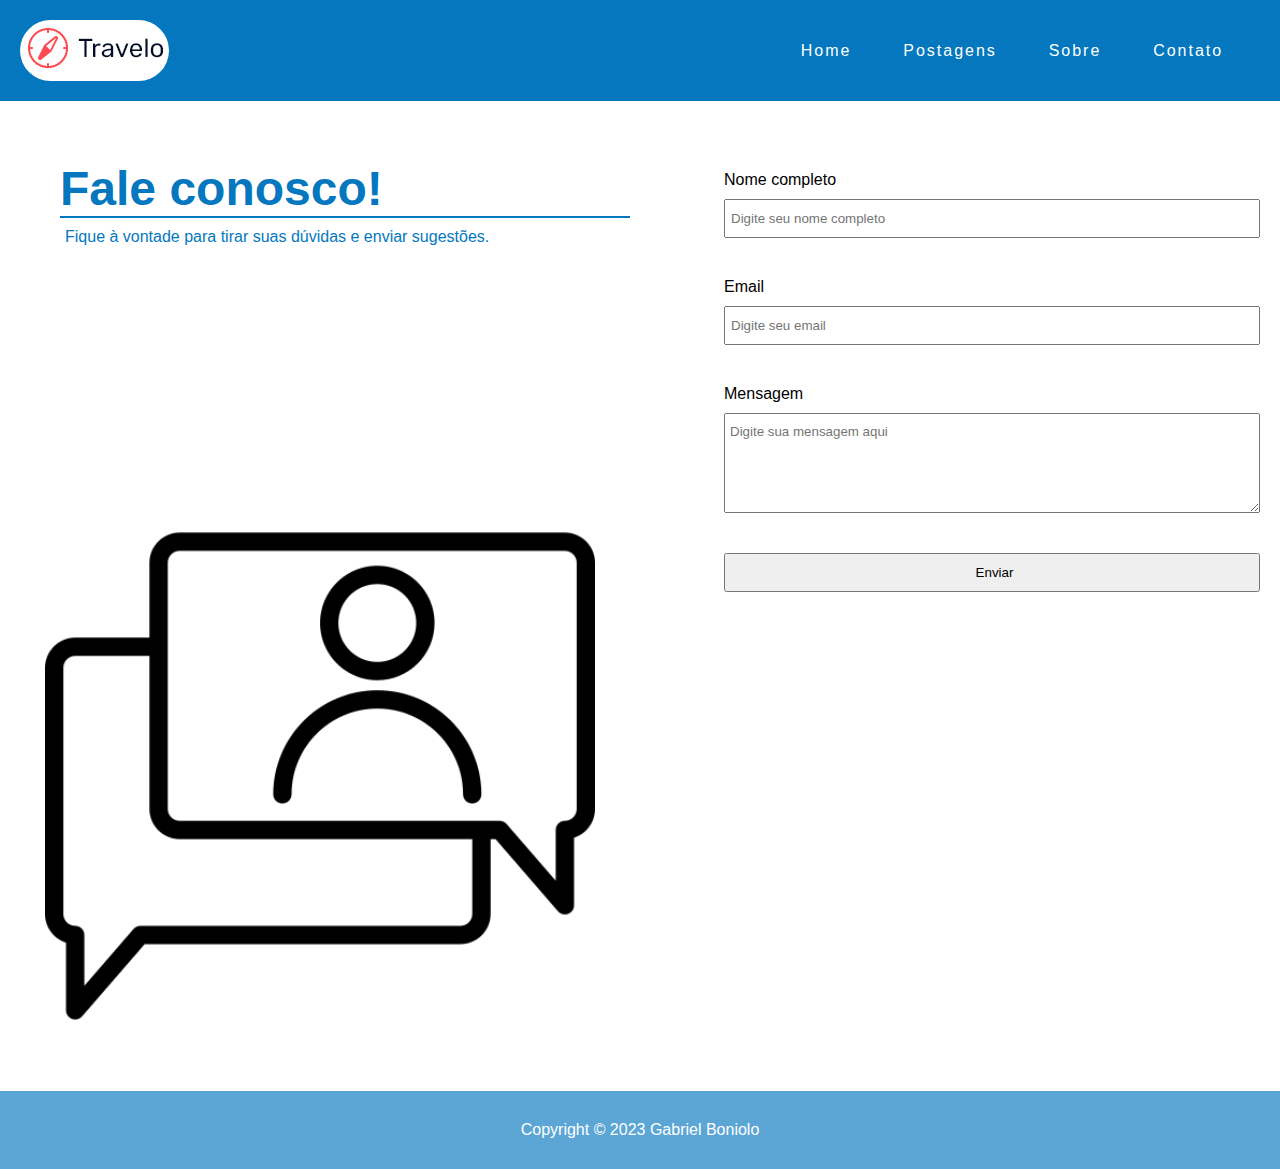
<file: contato.html>
<!DOCTYPE html>
<html lang="pt-br">
<head>
    <meta charset="UTF-8">
    <title>Travello - Agência de viagenst</title>
    <!-- CSS -->
    <link rel="stylesheet" href="style.css">
</head>
<body>
    <!-- Cabeçalho da página-->
    <header class="home-header">
        <div class="circle">
            <img src="imagens/logo.png" alt="Logo da Travello">
        </div>
        
        <nav class="home-nav">
            <ul>
                <li><a href="index.html" class="home-nav-link">Home</a></li>
                <li><a href="postagens.html" class="home-nav-link">Postagens</a></li>
                <li><a href="#sobre" class="home-nav-link">Sobre</a></li>
                <li><a href="contato.html" class="home-nav-link">Contato</a></li>
            </ul>
        </nav>
    </header>
    <!-- Formulário -->
    <section class="formulario-container">
        <div class="formulario-decoration">
            <div class="form-dec-title">
                <h1>Fale conosco!</h1>
                <p>Fique à vontade para tirar suas dúvidas e enviar sugestões.</p>
            </div>
            <img src="imagens/icons/chat-de-video.png" alt="Balão de chat">
        </div>
        <form action="#" class="formulario">
            <div class="form-box">
                <label for="nomecompleto">Nome completo</label>
                <input type="text" name="nomecompleto" placeholder="Digite seu nome completo">
            </div>
            <div class="form-box">
                <label for="email">Email</label>
                <input type="email" name="email" placeholder="Digite seu email">
            </div>
            <div class="form-box">
                <label for="mensagem">Mensagem</label>
                <textarea name="mensagem" placeholder="Digite sua mensagem aqui"></textarea>
            </div>
            <div class="form-box"><input type="submit" value="Enviar" class="submit-button"></div>
        </form>
    </section>
    <!-- Rodapé da página -->
    <footer class="home-footer contato-footer">
        <p>Copyright &copy; 2023 Gabriel Boniolo</p>
    </footer>
</body>
</html>
</file>
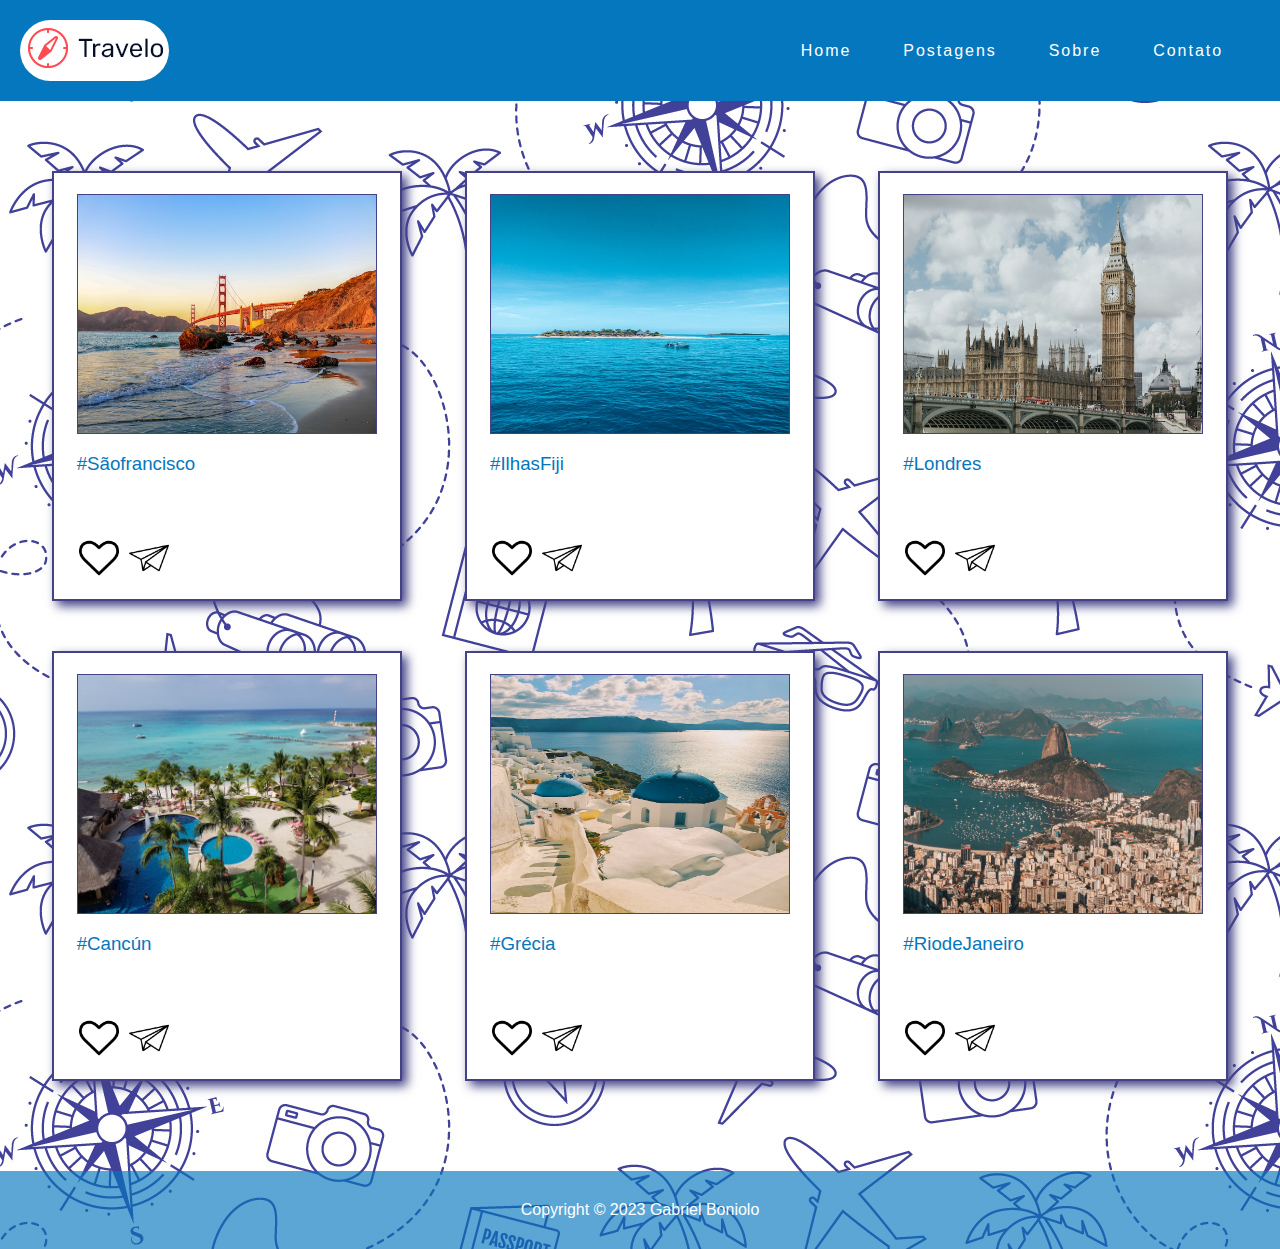
<file: postagens.html>
<!DOCTYPE html>
<html lang="pt-br">
<head>
    <meta charset="UTF-8">
    <title>Travello - Agência de viagens</title>
    <!-- Link CSS -->
    <link rel="stylesheet" href="style.css">
</head>
<body class="postagens-body">
    <!-- Cabeçalho da página -->
    <header class="home-header">
        <div class="circle">
            <img src="imagens/logo.png" alt="Logo da Travello">
        </div>
        <nav class="home-nav">
            <ul>
                <li><a href="index.html" class="home-nav-link">Home</a></li>
                <li><a href="postagens.html" class="home-nav-link">Postagens</a></li>
                <li><a href="#sobre" class="home-nav-link">Sobre</a></li>
                <li><a href="contato.html" class="home-nav-link">Contato</a></li>
            </ul>
        </nav>
    </header>
    <!-- Conteúdo principal -->
    <main>
        <section class="postagens">
            <div class="posts">
                <figure><img src="imagens/postagens/sao francisco.jpg" alt="Postagem em São Francisco">
                    <figcaption><h3 class="posts-title">#Sãofrancisco</h2></figcaption>
                </figure>
                <div class="posts-icons">
                    <img src="imagens/icons/contorno-em-forma-de-coracao.png" alt="Like button icon">
                    <img src="imagens/icons/aviao-de-papel.png" alt="Share button icon">
                </div>
            </div>
            <div class="posts">
                <figure><img src="imagens/postagens/ilhas fiji.jpg" alt="Postagem nas Ilhas Fiji">
                    <figcaption><h3  class="posts-title">#IlhasFiji</h2></figcaption>
                </figure>
                <div class="posts-icons">
                    <img src="imagens/icons/contorno-em-forma-de-coracao.png" alt="Like button icon">
                    <img src="imagens/icons/aviao-de-papel.png" alt="Share button icon">
                </div>          
            </div>
            <div class="posts">
                <figure><img src="imagens/postagens/londres.jpg" alt="Postagem em Londres">
                    <figcaption><h3  class="posts-title">#Londres</h2></figcaption>
                </figure>
                <div class="posts-icons">
                    <img src="imagens/icons/contorno-em-forma-de-coracao.png" alt="Like button icon">
                    <img src="imagens/icons/aviao-de-papel.png" alt="Share button icon">
                </div> 
            </div>
            <div class="posts">
                <figure><img src="imagens/postagens/cancun.jpg" alt="Postagem em Cancún">
                    <figcaption><h3  class="posts-title">#Cancún</h2></figcaption>
                </figure>
                <div class="posts-icons">
                    <img src="imagens/icons/contorno-em-forma-de-coracao.png" alt="Like button icon">
                    <img src="imagens/icons/aviao-de-papel.png" alt="Share button icon">
                </div>
            </div>
            <div class="posts">
                <figure><img src="imagens/postagens/grecia.jpg" alt="Postagem na Grécia">
                    <figcaption><h3  class="posts-title">#Grécia</h2></figcaption>
                </figure>
                <div class="posts-icons">
                    <img src="imagens/icons/contorno-em-forma-de-coracao.png" alt="Like button icon">
                    <img src="imagens/icons/aviao-de-papel.png" alt="Share button icon">
                </div>
            </div>
            <div class="posts">
                <figure><img src="imagens/postagens/rio de janeiro.jpg" alt="Postagem no Rio de Janeiro">
                    <figcaption><h3  class="posts-title">#RiodeJaneiro</h2></figcaption>
                </figure>
                <div class="posts-icons">
                    <img src="imagens/icons/contorno-em-forma-de-coracao.png" alt="Like button icon">
                    <img src="imagens/icons/aviao-de-papel.png" alt="Share button icon">
                </div>
            </div>
        </section>
    </main>
    <!-- Rodapé da página -->
    <footer class="home-footer">
        <p>Copyright &copy; 2023 Gabriel Boniolo</p>
    </footer>
</body>
</html>
</file>
<file: style.css>
/*Configurações Globais*/
* {
    padding: 0;
    margin: 0;
    box-sizing: border-box;
    font-family: Arial, Helvetica, sans-serif;
}

/*Página inicial (Home)*/

/*Cabeçalho*/
.home-header {
    background-color: #0477be;
    padding: 20px;
    display: flex;
    justify-content: space-between;
}

.circle {
    background-color: white;
    width: 12%;
    padding: 8px;
    border-radius: 50px;
}

.home-nav {
    width: 40%;
    display: flex;
    justify-content: center;
    align-items: center;
}

.home-nav ul {
    width: 100%;
    list-style-type: none;
    display: flex;
    justify-content: space-evenly;
}

.home-nav-link {
    color: white;
    padding: 15px;
    border-radius: 50px;
    text-decoration: none;
    letter-spacing: 2px;
    transition-duration: .6s;
}

.home-nav-link:hover {
    background-color: #0793eb;
}

/*Conteúdo principal*/

/*Seção de viagens*/
.home-viagens {
    padding: 30px 0;
    display: flex;
    justify-content: center;
    flex-wrap: wrap;
}

.home-viagens img {
    padding: 10px;
}

.home-viagens figcaption {
    padding-bottom: 3px;
}

.figbar {
    width: 50%;
    padding-bottom: 5px;
    border-bottom: 2px solid #0477be;
}

/*Seção sobre*/
.home-sobre {
    padding-top: 30px;
    display: flex;
    justify-content: space-around;
}

.home-sobre img {
    border: 4px solid #0477be;
}

.home-sobre-texto {
    width: 40%;
}

.home-sobre-texto h1 {
    font-weight: lighter;
    padding-bottom: 5px;
    border-bottom: 2px solid #0477be;
    margin-bottom: 20px;
}

.home-sobre-texto p {
    padding-bottom: 10px;
    text-indent: 20px;
    line-height: 25px;
}

/*Rodapé*/
.home-footer {
    background-color: #0477bea6;
    color: white;
    text-align: center;
    padding: 30px;
    margin-top: 70px;
}

/*Página de postagens (Postagens)*/

.postagens-body {
    background-image: url(imagens/backgrounds/1989241.jpg);

}

/*Posts*/

.postagens {
    padding: 20px;
    display: flex;
    flex-wrap: wrap;
    justify-content: space-around;
}

.posts {
    background-color: #fff;
    width: 350px;
    height: 430px;
    border: 2px solid #434286;
    margin-top: 50px;
    box-shadow: 5px 5px 10px #434286;
    display: flex;
    flex-direction: column;
    align-items: center;
    justify-content: space-around;
}

.posts figure img {
    width: 300px;
    height: 240px;
    margin-bottom: 15px;
    border: 1px solid #434286;
}

.posts-title {
    color: #0477be;
    font-weight: normal;
}

.posts-icons {
    padding-left: 20px;
    margin-top: 20px;
    align-self: flex-start;
    display: flex;
}

.posts-icons img {
    width: 40px;
    height: 40px;
    margin: 0 5px;
}

/*Página de contato (Contato)*/

.formulario-container {
    display: flex;
    justify-content: space-between;
    margin-top: 50px;
}

.formulario-decoration {
    color: #0477be;
    height: 100vh;
    width: 50%;
    display: flex;
    flex-direction: column;
    justify-content: space-between;
    align-items: center;
}

.form-dec-title {
    width: 100%;
    padding-left: 50px;
    text-align: left;
}

.form-dec-title h1 {
    border-bottom: 2px solid #0477be;
    margin: 10px;
    font-size: 3em;
}
.form-dec-title p {
    text-indent: 15px;
}

.formulario-decoration img {
    width: 550px;
    height: 550px;
}

.formulario {
    width: 45%;
}

.form-box {
    display: flex;
    flex-direction: column;
    padding: 20px;
}

.form-box label {
    padding-bottom: 10px;
}

.form-box input {
    width: 100%;
    padding: 10px 0 10px 5px;
}

.form-box textarea {
    width: 100%;
    height: 100px;
    padding: 10px 0 10px 5px;
}

.submit-button {
    width: 50%;
    padding: 5px;
    text-align: center;
}

/*Rodapé*/

.contato-footer {
    margin-top: 40px;
}
</file>
